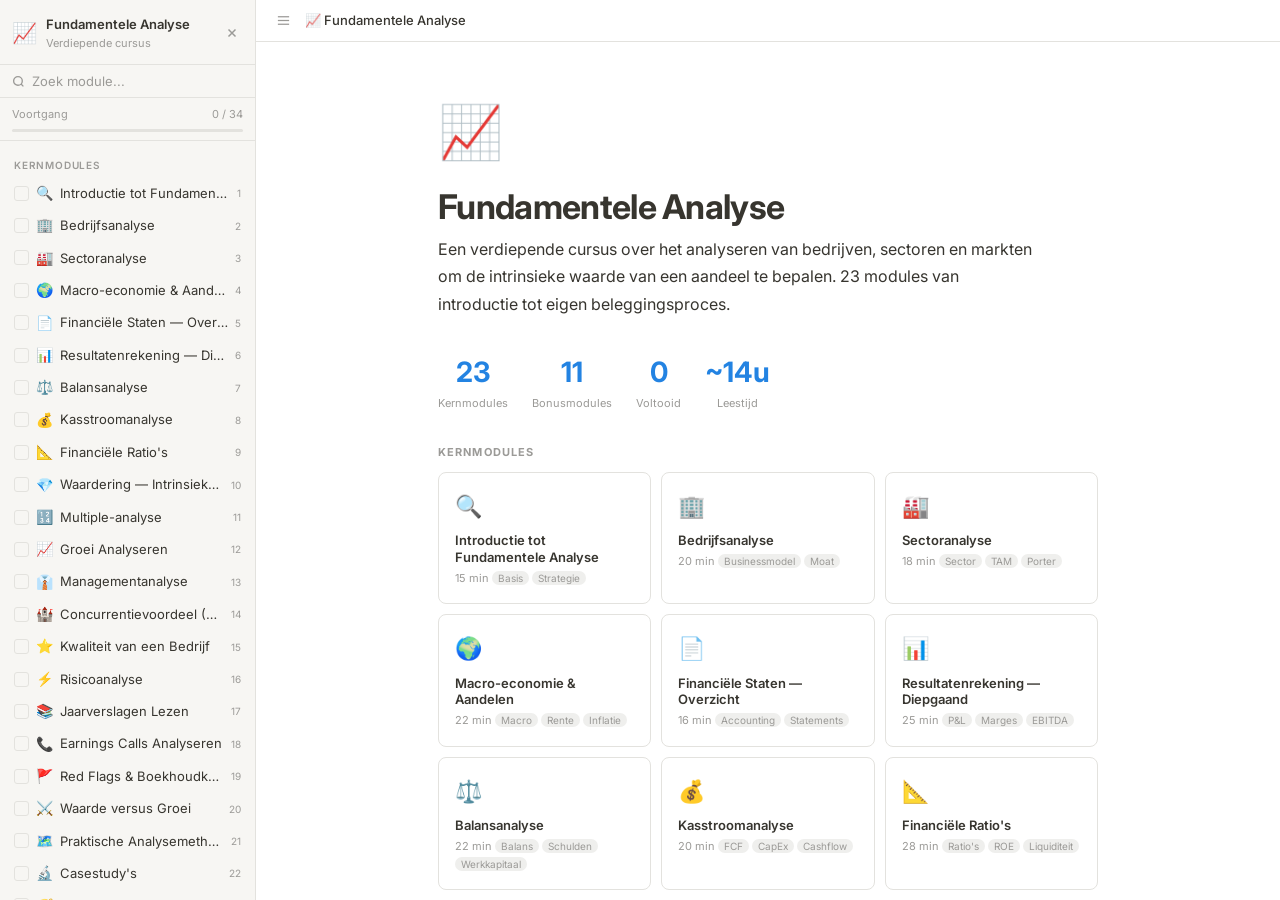
<file: index.html>
<!DOCTYPE html>
<html lang="nl">
<head>
  <meta charset="UTF-8">
  <meta name="viewport" content="width=device-width, initial-scale=1.0">
  <title>Fundamentele Analyse — Verdiepende Cursus (34 modules)</title>
  <link rel="preconnect" href="https://fonts.googleapis.com">
  <link href="https://fonts.googleapis.com/css2?family=Inter:ital,wght@0,400;0,500;0,600;0,700;1,400&family=JetBrains+Mono:wght@400;500&display=swap" rel="stylesheet">
  <link rel="stylesheet" href="style.css">
</head>
<body>
<div class="workspace">

  <!-- Sidebar -->
  <aside class="sidebar" id="sidebar">
    <div class="sidebar-header">
      <span class="ws-icon">📈</span>
      <div class="ws-info">
        <span class="ws-name">Fundamentele Analyse</span>
        <span class="ws-sub">Verdiepende cursus</span>
      </div>
      <button class="icon-btn" id="sidebarClose" title="Sidebar sluiten">
        <svg width="14" height="14" viewBox="0 0 24 24" fill="none" stroke="currentColor" stroke-width="2.5"><path d="M18 6L6 18M6 6l12 12"/></svg>
      </button>
    </div>

    <div class="sidebar-search-wrap">
      <svg class="search-icon" width="13" height="13" viewBox="0 0 24 24" fill="none" stroke="currentColor" stroke-width="2.5"><circle cx="11" cy="11" r="8"/><path d="m21 21-4.35-4.35"/></svg>
      <input type="text" id="searchInput" class="sidebar-search" placeholder="Zoek module...">
    </div>

    <div class="progress-wrap">
      <div class="progress-meta">
        <span>Voortgang</span>
        <span id="progressText">0 / 23</span>
      </div>
      <div class="progress-track"><div class="progress-bar" id="progressBar" style="width:0%"></div></div>
    </div>

    <nav id="moduleNav" class="module-nav"></nav>
  </aside>

  <div class="sidebar-overlay" id="sidebarOverlay"></div>

  <!-- Main -->
  <div class="main" id="main">
    <header class="topbar">
      <button class="icon-btn" id="menuBtn" title="Menu">
        <svg width="15" height="15" viewBox="0 0 24 24" fill="none" stroke="currentColor" stroke-width="2"><line x1="3" y1="6" x2="21" y2="6"/><line x1="3" y1="12" x2="21" y2="12"/><line x1="3" y1="18" x2="21" y2="18"/></svg>
      </button>
      <div id="breadcrumb" class="breadcrumb"></div>
      <button id="completeBtn" class="btn-complete" style="display:none">
        <svg width="12" height="12" viewBox="0 0 24 24" fill="none" stroke="currentColor" stroke-width="2.5"><polyline points="20 6 9 17 4 12"/></svg>
        <span id="completeBtnText">Markeer voltooid</span>
      </button>
    </header>

    <div class="content-scroll" id="contentScroll">
      <article class="page" id="pageContent"></article>
      <div class="page-nav" id="pageNav" style="display:none">
        <button id="prevBtn" class="nav-btn" disabled>← Vorige</button>
        <button id="nextBtn" class="nav-btn">Volgende →</button>
      </div>
    </div>
  </div>

  <!-- TOC -->
  <aside class="toc-panel" id="tocPanel" style="display:none">
    <div class="toc-heading">Op deze pagina</div>
    <div id="tocList" class="toc-list"></div>
  </aside>

</div>
<script src="app.js"></script>
</body>
</html>
</file>
<file: style.css>
/* ─── Reset ─────────────────────────────────────────────── */
*, *::before, *::after { box-sizing: border-box; margin: 0; padding: 0; }

/* ─── Tokens ─────────────────────────────────────────────── */
:root {
  --bg:            #ffffff;
  --sidebar-bg:    #f7f6f3;
  --hover:         #efefed;
  --active:        #e6e5e1;
  --text:          #37352f;
  --muted:         #9b9a97;
  --border:        #e3e2de;
  --accent:        #2383e2;
  --accent-dim:    #ebf3ff;

  /* Callout flavours */
  --tip-bg:        #fefce8; --tip-b: #f59e0b;
  --info-bg:       #eff6ff; --info-b: #3b82f6;
  --warn-bg:       #fff1f2; --warn-b: #f43f5e;
  --ok-bg:         #f0fdf4; --ok-b:   #22c55e;

  /* Formula card — Bloomberg-terminal look */
  --term-bg:       #0d1117;
  --term-text:     #e2e4e9;
  --term-accent:   #58a6ff;
  --term-var:      #79c0ff;
  --term-op:       #ff7b72;
  --term-dim:      #6e7681;

  --sidebar-w:     256px;
  --toc-w:         200px;
  --content-max:   740px;

  --font:          'Inter', -apple-system, sans-serif;
  --mono:          'JetBrains Mono', 'Fira Code', monospace;
  --r:             5px;
  --r-lg:          8px;
}

/* ─── Base ────────────────────────────────────────────────── */
body {
  font-family: var(--font);
  color: var(--text);
  background: var(--bg);
  font-size: 15px;
  line-height: 1.6;
  overflow: hidden;
  height: 100vh;
}

a { color: var(--accent); text-decoration: none; }
strong { font-weight: 600; }

/* ─── Layout ─────────────────────────────────────────────── */
.workspace {
  display: flex;
  height: 100vh;
  overflow: hidden;
}

/* ─── Sidebar ────────────────────────────────────────────── */
.sidebar {
  width: var(--sidebar-w);
  background: var(--sidebar-bg);
  border-right: 1px solid var(--border);
  display: flex;
  flex-direction: column;
  flex-shrink: 0;
  height: 100vh;
  overflow: hidden;
  transition: transform 0.22s cubic-bezier(.4,0,.2,1), width 0.22s;
}

.sidebar.hidden {
  transform: translateX(-100%);
  width: 0;
}

.sidebar-header {
  display: flex;
  align-items: center;
  gap: 9px;
  padding: 14px 12px 12px;
  border-bottom: 1px solid var(--border);
  flex-shrink: 0;
}

.ws-icon { font-size: 20px; }
.ws-info { flex: 1; min-width: 0; }
.ws-name {
  display: block;
  font-weight: 600;
  font-size: 13px;
  white-space: nowrap;
  overflow: hidden;
  text-overflow: ellipsis;
}
.ws-sub {
  display: block;
  font-size: 11px;
  color: var(--muted);
}

.icon-btn {
  background: none;
  border: none;
  cursor: pointer;
  color: var(--muted);
  padding: 4px;
  border-radius: var(--r);
  display: flex;
  align-items: center;
  justify-content: center;
  flex-shrink: 0;
  transition: background .12s, color .12s;
}
.icon-btn:hover { background: var(--hover); color: var(--text); }

.sidebar-search-wrap {
  display: flex;
  align-items: center;
  gap: 7px;
  padding: 8px 12px;
  border-bottom: 1px solid var(--border);
  flex-shrink: 0;
}
.search-icon { color: var(--muted); flex-shrink: 0; }
.sidebar-search {
  border: none;
  background: none;
  outline: none;
  font-family: var(--font);
  font-size: 13px;
  color: var(--text);
  width: 100%;
}
.sidebar-search::placeholder { color: var(--muted); }

.progress-wrap {
  padding: 8px 12px;
  border-bottom: 1px solid var(--border);
  flex-shrink: 0;
}
.progress-meta {
  display: flex;
  justify-content: space-between;
  font-size: 11px;
  color: var(--muted);
  margin-bottom: 5px;
}
.progress-track {
  height: 3px;
  background: var(--border);
  border-radius: 99px;
  overflow: hidden;
}
.progress-bar {
  height: 100%;
  background: var(--accent);
  border-radius: 99px;
  transition: width .4s ease;
}

.module-nav {
  flex: 1;
  overflow-y: auto;
  padding: 6px 6px;
  scroll-behavior: smooth;
}

.module-nav::-webkit-scrollbar { width: 4px; }
.module-nav::-webkit-scrollbar-thumb { background: var(--border); border-radius: 99px; }

.nav-section-label {
  font-size: 10px;
  font-weight: 600;
  text-transform: uppercase;
  letter-spacing: .08em;
  color: var(--muted);
  padding: 10px 8px 4px;
}

.mod-item {
  display: flex;
  align-items: center;
  gap: 7px;
  padding: 5px 8px;
  border-radius: var(--r);
  cursor: pointer;
  transition: background .1s;
  user-select: none;
  min-height: 32px;
}
.mod-item:hover { background: var(--hover); }
.mod-item.active { background: var(--active); }
.mod-item.active .mod-title { font-weight: 600; }

.mod-check {
  width: 15px;
  height: 15px;
  border: 1.5px solid var(--border);
  border-radius: 3px;
  flex-shrink: 0;
  display: flex;
  align-items: center;
  justify-content: center;
  transition: all .15s;
}
.mod-item.done .mod-check {
  background: var(--accent);
  border-color: var(--accent);
}
.mod-item.done .mod-check::after {
  content: '✓';
  color: white;
  font-size: 9px;
  font-weight: 700;
}
.mod-item.done .mod-title { color: var(--muted); text-decoration: line-through; }

.mod-emoji { font-size: 14px; flex-shrink: 0; }
.mod-title {
  font-size: 13px;
  line-height: 1.3;
  flex: 1;
  overflow: hidden;
  text-overflow: ellipsis;
  white-space: nowrap;
}
.mod-num {
  font-size: 10px;
  color: var(--muted);
  flex-shrink: 0;
}

.sidebar-overlay {
  display: none;
  position: fixed;
  inset: 0;
  background: rgba(0,0,0,.3);
  z-index: 50;
}

/* ─── Main ───────────────────────────────────────────────── */
.main {
  flex: 1;
  min-width: 0;
  display: flex;
  flex-direction: column;
  height: 100vh;
  overflow: hidden;
}

.topbar {
  display: flex;
  align-items: center;
  gap: 10px;
  padding: 9px 16px;
  border-bottom: 1px solid var(--border);
  background: var(--bg);
  flex-shrink: 0;
  position: sticky;
  top: 0;
  z-index: 20;
}

.breadcrumb {
  flex: 1;
  display: flex;
  align-items: center;
  gap: 5px;
  font-size: 13px;
  color: var(--muted);
  overflow: hidden;
}
.breadcrumb .bc-seg {
  cursor: pointer;
  transition: color .1s;
  white-space: nowrap;
  overflow: hidden;
  text-overflow: ellipsis;
}
.breadcrumb .bc-seg:hover { color: var(--text); }
.breadcrumb .bc-sep { flex-shrink: 0; }
.breadcrumb .bc-current { color: var(--text); font-weight: 500; }

.btn-complete {
  display: flex;
  align-items: center;
  gap: 6px;
  padding: 5px 12px;
  border: 1px solid var(--border);
  border-radius: var(--r);
  background: var(--bg);
  font-family: var(--font);
  font-size: 12px;
  color: var(--text);
  cursor: pointer;
  white-space: nowrap;
  transition: all .15s;
  flex-shrink: 0;
}
.btn-complete:hover { background: var(--hover); }
.btn-complete.done { background: var(--ok-b); border-color: var(--ok-b); color: #fff; }

.content-scroll {
  flex: 1;
  overflow-y: auto;
  scroll-behavior: smooth;
}
.content-scroll::-webkit-scrollbar { width: 6px; }
.content-scroll::-webkit-scrollbar-thumb { background: var(--border); border-radius: 99px; }

/* ─── Page ───────────────────────────────────────────────── */
.page {
  max-width: var(--content-max);
  margin: 0 auto;
  padding: 48px 40px 60px;
  width: 100%;
}

.page-emoji {
  font-size: 52px;
  display: block;
  margin-bottom: 14px;
}

.page-title {
  font-size: 34px;
  font-weight: 700;
  line-height: 1.15;
  letter-spacing: -.02em;
  margin-bottom: 10px;
}

.page-meta {
  display: flex;
  gap: 14px;
  font-size: 12px;
  color: var(--muted);
  margin-bottom: 36px;
  flex-wrap: wrap;
}
.page-tag {
  padding: 2px 8px;
  background: var(--hover);
  border-radius: 99px;
  font-size: 11px;
  color: var(--muted);
}
.page-divider {
  border: none;
  border-top: 1px solid var(--border);
  margin: 32px 0;
}

/* ─── Blocks ─────────────────────────────────────────────── */
.b-p {
  font-size: 15px;
  line-height: 1.7;
  color: var(--text);
  margin-bottom: 10px;
}

.b-h2 {
  font-size: 21px;
  font-weight: 700;
  letter-spacing: -.01em;
  margin-top: 40px;
  margin-bottom: 8px;
  color: var(--text);
  scroll-margin-top: 60px;
}

.b-h3 {
  font-size: 16px;
  font-weight: 600;
  margin-top: 24px;
  margin-bottom: 6px;
  color: var(--text);
  scroll-margin-top: 60px;
}

/* Callout */
.callout {
  display: flex;
  gap: 12px;
  padding: 12px 16px;
  border-radius: var(--r-lg);
  margin: 14px 0;
  border-left: 3px solid transparent;
}
.callout.tip    { background: var(--tip-bg);  border-color: var(--tip-b);  }
.callout.info   { background: var(--info-bg); border-color: var(--info-b); }
.callout.warn   { background: var(--warn-bg); border-color: var(--warn-b); }
.callout.ok     { background: var(--ok-bg);   border-color: var(--ok-b);   }
.callout-ico { font-size: 16px; flex-shrink: 0; line-height: 1.5; }
.callout-body { font-size: 14px; line-height: 1.65; flex: 1; }

/* Formula card — signature element: Bloomberg terminal aesthetic */
.formula-card {
  background: var(--term-bg);
  border-radius: var(--r-lg);
  padding: 18px 22px;
  margin: 18px 0;
  border: 1px solid #30363d;
}
.formula-label {
  font-family: var(--mono);
  font-size: 10px;
  letter-spacing: .14em;
  text-transform: uppercase;
  color: var(--term-dim);
  margin-bottom: 10px;
  display: flex;
  align-items: center;
  gap: 8px;
}
.formula-label::before {
  content: '';
  display: inline-block;
  width: 6px;
  height: 6px;
  background: var(--term-accent);
  border-radius: 50%;
}
.formula-main {
  font-family: var(--mono);
  font-size: 14.5px;
  color: var(--term-text);
  line-height: 1.8;
  white-space: pre-wrap;
}
.formula-main .fv { color: var(--term-var); }
.formula-main .fo { color: var(--term-op); }
.formula-main .fa { color: var(--term-accent); }
.formula-note {
  margin-top: 12px;
  padding-top: 10px;
  border-top: 1px solid #21262d;
  font-size: 12px;
  color: var(--term-dim);
  font-family: var(--mono);
  line-height: 1.6;
}

/* Lists */
.b-list {
  margin: 10px 0 10px 4px;
  list-style: none;
  padding: 0;
}
.b-list li {
  display: flex;
  gap: 10px;
  padding: 3px 0;
  font-size: 15px;
  line-height: 1.65;
  align-items: flex-start;
}
.b-list li::before {
  content: '•';
  color: var(--muted);
  flex-shrink: 0;
  margin-top: 1px;
}
.b-list.num { counter-reset: lst; }
.b-list.num li { counter-increment: lst; }
.b-list.num li::before {
  content: counter(lst) '.';
  min-width: 18px;
  color: var(--muted);
}

/* Table */
.b-table-wrap { overflow-x: auto; margin: 16px 0; }
.b-table {
  width: 100%;
  border-collapse: collapse;
  font-size: 13.5px;
}
.b-table th {
  background: var(--sidebar-bg);
  border: 1px solid var(--border);
  padding: 8px 12px;
  text-align: left;
  font-weight: 600;
  font-size: 12px;
  color: var(--text);
  white-space: nowrap;
}
.b-table td {
  border: 1px solid var(--border);
  padding: 7px 12px;
  color: var(--text);
  vertical-align: top;
  line-height: 1.5;
}
.b-table tr:nth-child(even) td { background: #fcfcfb; }
.b-table tr:hover td { background: var(--hover); }

/* Quote */
.b-quote {
  border-left: 3px solid var(--border);
  padding: 4px 16px;
  color: var(--muted);
  font-style: italic;
  font-size: 15px;
  margin: 14px 0;
}

/* Toggle */
.toggle-wrap { margin: 6px 0; }
.toggle-head {
  display: flex;
  align-items: center;
  gap: 6px;
  cursor: pointer;
  padding: 4px 2px;
  user-select: none;
  font-size: 15px;
  font-weight: 500;
  border-radius: var(--r);
  transition: background .1s;
}
.toggle-head:hover { background: var(--hover); }
.toggle-arrow {
  font-size: 10px;
  color: var(--muted);
  transition: transform .2s;
  width: 14px;
  text-align: center;
}
.toggle-head.open .toggle-arrow { transform: rotate(90deg); }
.toggle-body {
  padding-left: 20px;
  display: none;
  margin-top: 4px;
}
.toggle-body.open { display: block; }

/* Divider */
.b-div {
  border: none;
  border-top: 1px solid var(--border);
  margin: 28px 0;
}

/* Inline code */
code {
  font-family: var(--mono);
  font-size: 12.5px;
  background: var(--hover);
  padding: 1px 5px;
  border-radius: 3px;
  color: #c0392b;
}

/* Tags/badges inline */
.badge {
  display: inline-block;
  padding: 1px 7px;
  border-radius: 99px;
  font-size: 11px;
  font-weight: 500;
}
.badge-blue   { background: #dbeafe; color: #1d4ed8; }
.badge-green  { background: #dcfce7; color: #15803d; }
.badge-red    { background: #fee2e2; color: #b91c1c; }
.badge-yellow { background: #fef9c3; color: #854d0e; }
.badge-gray   { background: var(--hover); color: var(--muted); }

/* ─── Home grid ──────────────────────────────────────────── */
.home-intro {
  font-size: 16px;
  line-height: 1.7;
  color: var(--text);
  margin-bottom: 32px;
  max-width: 600px;
}
.home-section-label {
  font-size: 11px;
  font-weight: 700;
  text-transform: uppercase;
  letter-spacing: .1em;
  color: var(--muted);
  margin: 24px 0 10px;
}
.home-grid {
  display: grid;
  grid-template-columns: repeat(auto-fill, minmax(200px, 1fr));
  gap: 10px;
}
.home-card {
  border: 1px solid var(--border);
  border-radius: var(--r-lg);
  padding: 16px;
  cursor: pointer;
  transition: all .15s;
}
.home-card:hover {
  border-color: var(--accent);
  background: var(--accent-dim);
  transform: translateY(-1px);
}
.home-card.done { border-color: var(--ok-b); }
.home-card-emoji { font-size: 22px; margin-bottom: 8px; display: block; }
.home-card-title { font-size: 13px; font-weight: 600; line-height: 1.3; margin-bottom: 4px; }
.home-card-meta { font-size: 11px; color: var(--muted); }
.home-stats {
  display: flex;
  gap: 24px;
  margin-bottom: 32px;
  flex-wrap: wrap;
}
.home-stat { text-align: center; }
.home-stat-val { font-size: 28px; font-weight: 700; color: var(--accent); }
.home-stat-label { font-size: 11px; color: var(--muted); }

/* ─── Page nav ───────────────────────────────────────────── */
.page-nav {
  max-width: var(--content-max);
  margin: 0 auto;
  padding: 0 40px 40px;
  display: flex;
  justify-content: space-between;
  gap: 12px;
}
.nav-btn {
  padding: 8px 18px;
  border: 1px solid var(--border);
  border-radius: var(--r);
  background: var(--bg);
  font-family: var(--font);
  font-size: 13px;
  color: var(--text);
  cursor: pointer;
  transition: all .15s;
}
.nav-btn:hover:not(:disabled) { background: var(--hover); }
.nav-btn:disabled { opacity: .35; cursor: default; }

/* ─── TOC ────────────────────────────────────────────────── */
.toc-panel {
  width: var(--toc-w);
  padding: 24px 16px;
  border-left: 1px solid var(--border);
  flex-shrink: 0;
  height: 100vh;
  overflow-y: auto;
  position: sticky;
  top: 0;
}
.toc-panel::-webkit-scrollbar { width: 4px; }
.toc-panel::-webkit-scrollbar-thumb { background: var(--border); border-radius: 99px; }
.toc-heading {
  font-size: 10px;
  font-weight: 700;
  text-transform: uppercase;
  letter-spacing: .1em;
  color: var(--muted);
  margin-bottom: 10px;
}
.toc-item {
  font-size: 12px;
  color: var(--muted);
  padding: 3px 6px;
  border-radius: var(--r);
  cursor: pointer;
  line-height: 1.4;
  transition: all .12s;
  display: block;
  margin-bottom: 2px;
}
.toc-item:hover { color: var(--text); background: var(--hover); }
.toc-item.active { color: var(--accent); background: var(--accent-dim); }
.toc-item.h3 { padding-left: 14px; font-size: 11px; }

/* ─── Bonus card & badge ─────────────────────────────────── */
.bonus-card {
  border-style: dashed;
  border-color: #d4a853;
  background: #fffdf5;
}
.bonus-card:hover {
  border-color: #c49030;
  background: #fef9e7;
  transform: translateY(-1px);
}
.bonus-card.done { border-color: var(--ok-b); }

.mod-badge {
  font-size: 9px;
  font-weight: 700;
  padding: 1px 5px;
  border-radius: 99px;
  flex-shrink: 0;
  text-transform: uppercase;
  letter-spacing: .06em;
}
.bonus-badge {
  background: #fef3c7;
  color: #92400e;
}

/* ─── Responsive ─────────────────────────────────────────── */
@media (max-width: 1280px) {
  .toc-panel { display: none !important; }
}

@media (max-width: 900px) {
  .sidebar {
    position: fixed;
    top: 0; left: 0;
    z-index: 100;
    transform: translateX(-100%);
    box-shadow: 2px 0 12px rgba(0,0,0,.12);
  }
  .sidebar.open {
    transform: translateX(0);
  }
  .sidebar.hidden {
    transform: translateX(-100%);
    width: var(--sidebar-w);
  }
  .sidebar-overlay.active { display: block; }
  .page { padding: 32px 20px 60px; }
  .page-nav { padding: 0 20px 40px; }
  .page-title { font-size: 26px; }
}

@media (prefers-reduced-motion: reduce) {
  *, *::before, *::after { transition: none !important; animation: none !important; }
}
</file>
